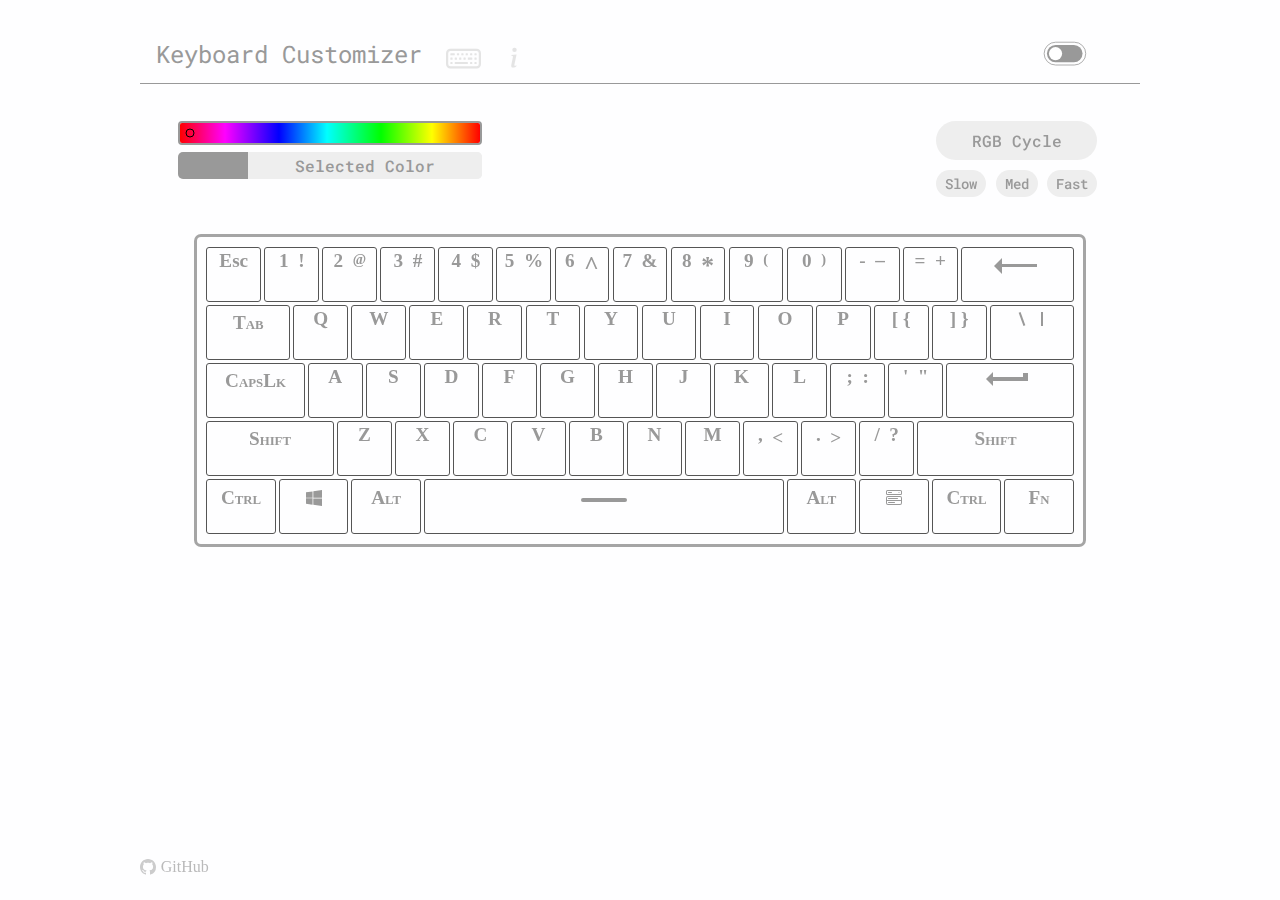
<file: index.html>
<!DOCTYPE html>
<html lang="en">

<head>
    <meta charset="UTF-8">
    <meta http-equiv="X-UA-Compatible" content="IE=edge">
    <meta name="viewport" content="width=device-width, initial-scale=1.0">
    <title>Keyboard Customization</title>
    <link rel="stylesheet" href="styles.css">
    <!-- <link rel="stylesheet" href="https://cdnjs.cloudflare.com/ajax/libs/
    font-awesome/6.0.0/css/all.min.css"
        integrity="sha512-9usAa10IRO0HhonpyAIVpjrylPvoDwiPUiKdWk5t3PyolY1cOd4DSE0Ga+ri4AuTroPR5aQvXU9xC6qOPnzFeg=="
        crossorigin="anonymous" referrerpolicy="no-referrer" /> -->
    <link rel="stylesheet" href="https://cdn.jsdelivr.net/npm/bootstrap-icons@1.3.0/font/bootstrap-icons.css">
    <script type="module" src="script.js" defer></script>
</head>

<body class="flex-grow">
    <header class="container">
        <div class="nav-info">
            <a href="#">
                <div class="logo" data-home>Keyboard Customizer</div>
            </a>
            <nav class="main-nav">
                <ul>
                    <li>
                        <a href="#"><img src="images/keyboard.svg" data-select-kb-btn alt="keyboard select"></a>
                    </li>
                    <li>
                        <a class=data-info-btn href="#"><img src="images/info.svg" data-info-btn alt="about site"></a>
                    </li>
                </ul>
            </nav>
        </div>
        <div class="container toggle-container">
            <input type="checkbox" class="box" id="box">
            <div class="label-container">
                <label for="box" class="label">
                    <i class="fas fa-moon">
                    </i>
                    <i class="fas fa-sun">
                    </i>
                    <div class="ball"></div>
                </label>
            </div>
        </div>
    </header>
    <div class="main-container">
        <div class="container flex">
            <div class="color-customization" data-color-customization>
                <div class="customization-container">
                    <!-- <h2>Color Picker</h2> -->
                    <div class="color-picker-con">
                        <canvas id="color-picker" data-color-picker></canvas>
                        <div class="selected-con">
                            <div class="selected" data-selected-color></div>
                            <div class="color-text">Selected Color</div>
                        </div>
                    </div>
                </div>
                <div class="customization-container">
                    <div class="btn rgb-btn" data-rgb-btn>RGB Cycle</div>
                    <div class="rgb-speed-container" data-rgb-speed-con>
                        <div class="btn sub" data-speed="slow">Slow</div>
                        <div class="btn sub" data-speed="med">Med</div>
                        <div class="btn sub" data-speed="fast">Fast</div>
                    </div>
                </div>
            </div>
        </div>
        <div class="container flex">
            <div class="about-info" data-info>
                <h2 class="title">about</h2>
                <p class="text">Keyboard Custimization is a website created to allow freedom to customize keyboards,
                    presented in a minimalistic layout. Features include theme selection, keyboard layouts, colors, rgb
                    options...etc</p>
                <p class="text-title">keyboard selection</p>
                <p class="text">Users can chooose between different keyboard sizes, the most poplular being 60 Percent
                    and 75 Percent</p>
                <p class="text-title">dark mode</p>
                <p class="text">dark mode can be toggled on and off, (preferrably on :)</p>
                <p class="text-title">command line</p>
                <p class="text">The command line can be opened using the<span>esc</span>key. (Feature coming soon...)
                </p>
                <p class="text-title">rgb customization</p>
                <p class="text">Enable rgb cycle to make your keyboard pop. Choose between slow, medium, and fast
                    speeds.</p>
                <p class="text-title">color customization</p>
                <p class="text"> In addition to the rgb options, the keyboard color can be selected from an
                    all-encompassing list to create a truly unique keyboard!</p>

            </div>
        </div>
        <div class="container flex">
            <!-- 60 PERCENT -->
            <div class="keyboard-container sixty" data-kb-60>
                <div class="keyboard sixty">
                    <div class="row row-1">
                        <div class="key esc dual-fn" data-key="Escape">Esc</div>
                        <div class="key dual-fn one" data-key="Digit1">1<span>!</span></div>
                        <div class="key dual-fn two" data-key="Digit2">2<span>@</span></div>
                        <div class="key dual-fn three" data-key="Digit3">3<span>#</span></div>
                        <div class="key dual-fn four" data-key="Digit4">4<span>$</span></div>
                        <div class="key dual-fn five" data-key="Digit5">5<span>%</span></div>
                        <div class="key dual-fn six" data-key="Digit6">6<span>^</span></div>
                        <div class="key dual-fn sev" data-key="Digit7">7<span>&</span></div>
                        <div class="key dual-fn eight" data-key="Digit8">8<span>*</span></div>
                        <div class="key dual-fn nine" data-key="Digit9">9<span>(</span></div>
                        <div class="key dual-fn zero" data-key="Digit0">0<span>)</span></div>
                        <div class="key dual-fn minus" data-key="Minus">-<span>_</span></div>
                        <div class="key dual-fn equal" data-key="Equal">=<span>+</span></div>
                        <div class="key backspace" data-key="Backspace"></div>
                    </div>
                    <div class="row row-2">
                        <div class="key upper" data-key="Tab">T<span>AB</span></div>
                        <div class="key alphabet" data-key="KeyQ">Q</div>
                        <div class="key alphabet" data-key="KeyW">W</div>
                        <div class="key alphabet" data-key="KeyE">E</div>
                        <div class="key alphabet" data-key="KeyR">R</div>
                        <div class="key alphabet" data-key="KeyT">T</div>
                        <div class="key alphabet" data-key="KeyY">Y</div>
                        <div class="key alphabet" data-key="KeyU">U</div>
                        <div class="key alphabet" data-key="KeyI">I</div>
                        <div class="key alphabet" data-key="KeyO">O</div>
                        <div class="key alphabet" data-key="KeyP">P</div>
                        <div class="key dual-fn" data-key="BracketLeft">[ {</div>
                        <div class="key dual-fn" data-key="BracketRight">] }</div>
                        <div class="key dual-fn backslash" data-key="Backslash"></div>
                    </div>
                    <div class="row row-3">
                        <div class="key upper" data-key="CapsLock">C<span>APS</span>L<span>K</span></div>
                        <div class="key alphabet" data-key="KeyA">A</div>
                        <div class="key alphabet" data-key="KeyS">S</div>
                        <div class="key alphabet" data-key="KeyD">D</div>
                        <div class="key alphabet" data-key="KeyF">F</div>
                        <div class="key alphabet" data-key="KeyG">G</div>
                        <div class="key alphabet" data-key="KeyH">H</div>
                        <div class="key alphabet" data-key="KeyJ">J</div>
                        <div class="key alphabet" data-key="KeyK">K</div>
                        <div class="key alphabet" data-key="KeyL">L</div>
                        <div class="key dual-fn semi" data-key="Semicolon">;<span>:</span></div>
                        <div class="key dual-fn quote" data-key="Quote">'<span>"</span></div>
                        <div class="key enter" data-key="Enter">
                            <div> </div>
                        </div>
                    </div>
                    <div class="row row-4">
                        <div class="key upper" data-key="ShiftLeft">S<span>HIFT</span></div>
                        <div class="key alphabet" data-key="KeyZ">Z</div>
                        <div class="key alphabet" data-key="KeyX">X</div>
                        <div class="key alphabet" data-key="KeyC">C</div>
                        <div class="key alphabet" data-key="KeyV">V</div>
                        <div class="key alphabet" data-key="KeyB">B</div>
                        <div class="key alphabet" data-key="KeyN">N</div>
                        <div class="key alphabet" data-key="KeyM">M</div>
                        <div class="key dual-fn comma" data-key="Comma">,<span>&#60;</span></div>
                        <div class="key dual-fn per" data-key="Period">.<span> &#62;</span></div>
                        <div class="key dual-fn slash" data-key="Slash">/<span>?</span></div>
                        <div class="key upper" data-key="ShiftRight">S<span>HIFT</span></div>
                    </div>
                    <div class="row row-5">
                        <div class="key upper" data-key="ControlLeft">C<span>TRL</span></div>
                        <div class="key windows" data-key="MetaLeft"><img src="images/windows.svg" alt=""></div>
                        <div class="key upper" data-key="AltLeft">A<span>LT</span></div>
                        <div class="key space-key" data-key="Space">
                            <div class="space-content"></div>
                        </div>
                        <div class="key upper" data-key="AltRight">A<span>LT</span></div>
                        <div class="key windows"><img src="images/menu-button-wide.svg" alt=""></div>
                        <div class="key upper">C<span>TRL</span></div>
                        <div class="key upper">F<span>N</span></div>
                    </div>
                </div>
            </div>
        </div>
        <!-- E-element -->
        <div class="container flex">
            <div class="keyboard-container" data-kb-75>
                <div class="keyboard">
                    <div class="row fn-row">
                        <div class="key esc" data-key="Escape">E<span>SC</span></div>
                        <div></div>
                        <div class="key fn" data-key="F1">F1</div>
                        <div class="key fn" data-key="F2">F2</div>
                        <div class="key fn" data-key="F3">F3</div>
                        <div class="key fn" data-key="F4">F4</div>
                        <div></div>
                        <div class="key fn" data-key="F5">F5</div>
                        <div class="key fn" data-key="F6">F6</div>
                        <div class="key fn" data-key="F7">F7</div>
                        <div class="key fn" data-key="F8">F8</div>
                        <div></div>
                        <div class="key fn" data-key="F9">F9</div>
                        <div class="key fn" data-key="F10">F10</div>
                        <div class="key fn" data-key="F11">F11</div>
                        <div class="key fn" data-key="F12">F12</div>
                        <div class="key del" data-key="Delete">D<span>EL</span></div>
                    </div>
                    <div class="row row-1">
                        <div class="key backquote dual-fn" data-key="Backquote">` <span>~</span></div>
                        <div class="key dual-fn one" data-key="Digit1">1<span>!</span></div>
                        <div class="key dual-fn two" data-key="Digit2">2<span>@</span></div>
                        <div class="key dual-fn three" data-key="Digit3">3<span>#</span></div>
                        <div class="key dual-fn four" data-key="Digit4">4<span>$</span></div>
                        <div class="key dual-fn five" data-key="Digit5">5<span>%</span></div>
                        <div class="key dual-fn six" data-key="Digit6">6<span>^</span></div>
                        <div class="key dual-fn sev" data-key="Digit7">7<span>&</span></div>
                        <div class="key dual-fn eight" data-key="Digit8">8<span>*</span></div>
                        <div class="key dual-fn nine" data-key="Digit9">9<span>(</span></div>
                        <div class="key dual-fn zero" data-key="Digit0">0<span>)</span></div>
                        <div class="key dual-fn minus" data-key="Minus">-<span>_</span></div>
                        <div class="key dual-fn equal" data-key="Equal">=<span>+</span></div>
                        <div class="key backspace" data-key="Backspace"></div>
                        <div class="key home upper" data-key="Home">H<span>OME</span></div>
                    </div>
                    <div class="row row-2">
                        <div class="key upper" data-key="Tab">T<span>AB</span></div>
                        <div class="key alphabet" data-key="KeyQ">Q</div>
                        <div class="key alphabet" data-key="KeyW">W</div>
                        <div class="key alphabet" data-key="KeyE">E</div>
                        <div class="key alphabet" data-key="KeyR">R</div>
                        <div class="key alphabet" data-key="KeyT">T</div>
                        <div class="key alphabet" data-key="KeyY">Y</div>
                        <div class="key alphabet" data-key="KeyU">U</div>
                        <div class="key alphabet" data-key="KeyI">I</div>
                        <div class="key alphabet" data-key="KeyO">O</div>
                        <div class="key alphabet" data-key="KeyP">P</div>
                        <div class="key dual-fn" data-key="BracketLeft">[ {</div>
                        <div class="key dual-fn" data-key="BracketRight">] }</div>
                        <div class="key dual-fn backslash" data-key="Backslash"></div>
                        <div class="key end upper" data-key="End">E<span>ND</span></div>
                    </div>
                    <div class="row row-3">
                        <div class="key upper" data-key="CapsLock">C<span>APS</span>L<span>K</span></div>
                        <div class="key alphabet" data-key="KeyA">A</div>
                        <div class="key alphabet" data-key="KeyS">S</div>
                        <div class="key alphabet" data-key="KeyD">D</div>
                        <div class="key alphabet" data-key="KeyF">F</div>
                        <div class="key alphabet" data-key="KeyG">G</div>
                        <div class="key alphabet" data-key="KeyH">H</div>
                        <div class="key alphabet" data-key="KeyJ">J</div>
                        <div class="key alphabet" data-key="KeyK">K</div>
                        <div class="key alphabet" data-key="KeyL">L</div>
                        <div class="key dual-fn semi" data-key="Semicolon">;<span>:</span></div>
                        <div class="key dual-fn quote" data-key="Quote">'<span>"</span></div>
                        <div class="key enter" data-key="Enter">
                            <div> </div>
                        </div>
                        <div class="key pgup upper" data-key="PageUp">P<span>G</span>U<span>P</span></div>
                    </div>
                    <div class="row row-4">
                        <div class="key upper" data-key="ShiftLeft">S<span>HIFT</span></div>
                        <div class="key alphabet" data-key="KeyZ">Z</div>
                        <div class="key alphabet" data-key="KeyX">X</div>
                        <div class="key alphabet" data-key="KeyC">C</div>
                        <div class="key alphabet" data-key="KeyV">V</div>
                        <div class="key alphabet" data-key="KeyB">B</div>
                        <div class="key alphabet" data-key="KeyN">N</div>
                        <div class="key alphabet" data-key="KeyM">M</div>
                        <div class="key dual-fn comma" data-key="Comma">,<span>&#60;</span></div>
                        <div class="key dual-fn per" data-key="Period">.<span> &#62;</span></div>
                        <div class="key dual-fn slash" data-key="Slash">/<span>?</span></div>
                        <div class="key upper" data-key="ShiftRight">S<span>HIFT</span></div>
                        <div class="key arrow-up" data-key="ArrowUp"></div>
                        <div class="key pgdn upper" data-key="PageDown">P<span>G</span>D<span>N</span></div>
                    </div>
                    <div class="row row-5">
                        <div class="key upper" data-key="ControlLeft">C<span>TRL</span></div>
                        <div class="key windows" data-key="MetaLeft"><img src="images/windows.svg" alt=""></div>
                        <div class="key upper" data-key="AltLeft">A<span>LT</span></div>
                        <div class="key space-key" data-key="Space">
                            <div class="space-content"></div>
                        </div>
                        <div class="key upper" data-key="AltRight">A<span>LT</span></div>
                        <div class="key upper" data-key="">F<span>N</span></div>
                        <div></div>
                        <div class="key arrow-left" data-key="ArrowLeft"></div>
                        <div class="key arrow-down" data-key="ArrowDown"></div>
                        <div class="key arrow-right" data-key="ArrowRight"></div>
                    </div>
                </div>
            </div>
        </div>
    </div>
    <footer class="container">
        <ul>
            <li><a href="https://github.com/travera1/keyboard_app" target="_blank"><img src="images/github.svg" alt="github">GitHub</a>
            </li>
        </ul>
    </footer>
    <div class="modal-con modal-sel-kb-con" data-modal-sel-kb-con>
        <div class="modal modal-sel-kb">
            <header class="modal-header">
                <h2 class="modal-title">Select Keyboard</h2>
            </header>
            <div class="modal-content">
                <!-- 60 PERCENT -->
                <div class="keyboard-container sixty active" data-select-60>
                    <div class="keyboard sixty" data-keyboard>
                        <div class="row row-1">
                            <div class="key esc dual-fn" data-key="Escape">` <span>~</span></div>
                            <div class="key dual-fn one" data-key="Digit1">1<span>!</span></div>
                            <div class="key dual-fn two" data-key="Digit2">2<span>@</span></div>
                            <div class="key dual-fn three" data-key="Digit3">3<span>#</span></div>
                            <div class="key dual-fn four" data-key="Digit4">4<span>$</span></div>
                            <div class="key dual-fn five" data-key="Digit5">5<span>%</span></div>
                            <div class="key dual-fn six" data-key="Digit6">6<span>^</span></div>
                            <div class="key dual-fn sev" data-key="Digit7">7<span>&</span></div>
                            <div class="key dual-fn eight" data-key="Digit8">8<span>*</span></div>
                            <div class="key dual-fn nine" data-key="Digit9">9<span>(</span></div>
                            <div class="key dual-fn zero" data-key="Digit0">0<span>)</span></div>
                            <div class="key dual-fn minus" data-key="Minus">-<span>_</span></div>
                            <div class="key dual-fn equal" data-key="Equal">=<span>+</span></div>
                            <div class="key backspace" data-key="Backspace"></div>
                        </div>
                        <div class="row row-2">
                            <div class="key upper" data-key="Tab">T<span>AB</span></div>
                            <div class="key alphabet" data-key="KeyQ">Q</div>
                            <div class="key alphabet" data-key="KeyW">W</div>
                            <div class="key alphabet" data-key="KeyE">E</div>
                            <div class="key alphabet" data-key="KeyR">R</div>
                            <div class="key alphabet" data-key="KeyT">T</div>
                            <div class="key alphabet" data-key="KeyY">Y</div>
                            <div class="key alphabet" data-key="KeyU">U</div>
                            <div class="key alphabet" data-key="KeyI">I</div>
                            <div class="key alphabet" data-key="KeyO">O</div>
                            <div class="key alphabet" data-key="KeyP">P</div>
                            <div class="key dual-fn" data-key="BracketLeft">[ {</div>
                            <div class="key dual-fn" data-key="BracketRight">] }</div>
                            <div class="key dual-fn backslash" data-key="Backslash"></div>
                        </div>
                        <div class="row row-3">
                            <div class="key upper" data-key="CapsLock">C<span>APS</span>L<span>K</span></div>
                            <div class="key alphabet" data-key="KeyA">A</div>
                            <div class="key alphabet" data-key="KeyS">S</div>
                            <div class="key alphabet" data-key="KeyD">D</div>
                            <div class="key alphabet" data-key="KeyF">F</div>
                            <div class="key alphabet" data-key="KeyG">G</div>
                            <div class="key alphabet" data-key="KeyH">H</div>
                            <div class="key alphabet" data-key="KeyJ">J</div>
                            <div class="key alphabet" data-key="KeyK">K</div>
                            <div class="key alphabet" data-key="KeyL">L</div>
                            <div class="key dual-fn semi" data-key="Semicolon">;<span>:</span></div>
                            <div class="key dual-fn quote" data-key="Quote">'<span>"</span></div>
                            <div class="key enter" data-key="Enter">
                                <div> </div>
                            </div>
                        </div>
                        <div class="row row-4">
                            <div class="key upper" data-key="ShiftLeft">S<span>HIFT</span></div>
                            <div class="key alphabet" data-key="KeyZ">Z</div>
                            <div class="key alphabet" data-key="KeyX">X</div>
                            <div class="key alphabet" data-key="KeyC">C</div>
                            <div class="key alphabet" data-key="KeyV">V</div>
                            <div class="key alphabet" data-key="KeyB">B</div>
                            <div class="key alphabet" data-key="KeyN">N</div>
                            <div class="key alphabet" data-key="KeyM">M</div>
                            <div class="key dual-fn comma" data-key="Comma">,<span>&#60;</span></div>
                            <div class="key dual-fn per" data-key="Period">.<span> &#62;</span></div>
                            <div class="key dual-fn slash" data-key="Slash">/<span>?</span></div>
                            <div class="key upper" data-key="ShiftRight">S<span>HIFT</span></div>
                        </div>
                        <div class="row row-5">
                            <div class="key upper" data-key="ControlLeft">C<span>TRL</span></div>
                            <div class="key windows" data-key="MetaLeft"><img src="images/windows.svg" alt=""></div>
                            <div class="key upper" data-key="AltLeft">A<span>LT</span></div>
                            <div class="key space-key" data-key="Space">
                                <div class="space-content"></div>
                            </div>
                            <div class="key upper" data-key="AltRight">A<span>LT</span></div>
                            <div class="key upper">M<span>ENU</span></div>
                            <div class="key upper">C<span>TRL</span></div>
                            <div class="key upper">F<span>N</span></div>
                        </div>
                    </div>
                </div>
                <!-- 75 PERCENT -->
                <div class="keyboard-container active" data-select-75>
                    <div class="keyboard" data-keyboard>
                        <div class="row fn-row">
                            <div class="key esc" data-key="Escape">E<span>SC</span></div>
                            <div></div>
                            <div class="key fn" data-key="F1">F1</div>
                            <div class="key fn" data-key="F2">F2</div>
                            <div class="key fn" data-key="F3">F3</div>
                            <div class="key fn" data-key="F4">F4</div>
                            <div></div>
                            <div class="key fn" data-key="F5">F5</div>
                            <div class="key fn" data-key="F6">F6</div>
                            <div class="key fn" data-key="F7">F7</div>
                            <div class="key fn" data-key="F8">F8</div>
                            <div></div>
                            <div class="key fn" data-key="F9">F9</div>
                            <div class="key fn" data-key="F10">F10</div>
                            <div class="key fn" data-key="F11">F11</div>
                            <div class="key fn" data-key="F12">F12</div>
                            <div class="key del" data-key="Delete">D<span>EL</span></div>
                        </div>
                        <div class="row row-1">
                            <div class="key backquote dual-fn" data-key="Backquote">` <span>~</span></div>
                            <div class="key dual-fn one" data-key="Digit1">1<span>!</span></div>
                            <div class="key dual-fn two" data-key="Digit2">2<span>@</span></div>
                            <div class="key dual-fn three" data-key="Digit3">3<span>#</span></div>
                            <div class="key dual-fn four" data-key="Digit4">4<span>$</span></div>
                            <div class="key dual-fn five" data-key="Digit5">5<span>%</span></div>
                            <div class="key dual-fn six" data-key="Digit6">6<span>^</span></div>
                            <div class="key dual-fn sev" data-key="Digit7">7<span>&</span></div>
                            <div class="key dual-fn eight" data-key="Digit8">8<span>*</span></div>
                            <div class="key dual-fn nine" data-key="Digit9">9<span>(</span></div>
                            <div class="key dual-fn zero" data-key="Digit0">0<span>)</span></div>
                            <div class="key dual-fn minus" data-key="Minus">-<span>_</span></div>
                            <div class="key dual-fn equal" data-key="Equal">=<span>+</span></div>
                            <div class="key backspace" data-key="Backspace"></div>
                            <div class="key home upper" data-key="Home">H<span>OME</span></div>
                        </div>
                        <div class="row row-2">
                            <div class="key upper" data-key="Tab">T<span>AB</span></div>
                            <div class="key alphabet" data-key="KeyQ">Q</div>
                            <div class="key alphabet" data-key="KeyW">W</div>
                            <div class="key alphabet" data-key="KeyE">E</div>
                            <div class="key alphabet" data-key="KeyR">R</div>
                            <div class="key alphabet" data-key="KeyT">T</div>
                            <div class="key alphabet" data-key="KeyY">Y</div>
                            <div class="key alphabet" data-key="KeyU">U</div>
                            <div class="key alphabet" data-key="KeyI">I</div>
                            <div class="key alphabet" data-key="KeyO">O</div>
                            <div class="key alphabet" data-key="KeyP">P</div>
                            <div class="key dual-fn" data-key="BracketLeft">[ {</div>
                            <div class="key dual-fn" data-key="BracketRight">] }</div>
                            <div class="key dual-fn backslash" data-key="Backslash"></div>
                            <div class="key end upper" data-key="End">E<span>ND</span></div>
                        </div>
                        <div class="row row-3">
                            <div class="key upper" data-key="CapsLock">C<span>APS</span>L<span>K</span></div>
                            <div class="key alphabet" data-key="KeyA">A</div>
                            <div class="key alphabet" data-key="KeyS">S</div>
                            <div class="key alphabet" data-key="KeyD">D</div>
                            <div class="key alphabet" data-key="KeyF">F</div>
                            <div class="key alphabet" data-key="KeyG">G</div>
                            <div class="key alphabet" data-key="KeyH">H</div>
                            <div class="key alphabet" data-key="KeyJ">J</div>
                            <div class="key alphabet" data-key="KeyK">K</div>
                            <div class="key alphabet" data-key="KeyL">L</div>
                            <div class="key dual-fn semi" data-key="Semicolon">;<span>:</span></div>
                            <div class="key dual-fn quote" data-key="Quote">'<span>"</span></div>
                            <div class="key enter" data-key="Enter">
                                <div> </div>
                            </div>
                            <div class="key pgup upper" data-key="PageUp">P<span>G</span>U<span>P</span></div>
                        </div>
                        <div class="row row-4">
                            <div class="key upper" data-key="ShiftLeft">S<span>HIFT</span></div>
                            <div class="key alphabet" data-key="KeyZ">Z</div>
                            <div class="key alphabet" data-key="KeyX">X</div>
                            <div class="key alphabet" data-key="KeyC">C</div>
                            <div class="key alphabet" data-key="KeyV">V</div>
                            <div class="key alphabet" data-key="KeyB">B</div>
                            <div class="key alphabet" data-key="KeyN">N</div>
                            <div class="key alphabet" data-key="KeyM">M</div>
                            <div class="key dual-fn comma" data-key="Comma">,<span>&#60;</span></div>
                            <div class="key dual-fn per" data-key="Period">.<span> &#62;</span></div>
                            <div class="key dual-fn slash" data-key="Slash">/<span>?</span></div>
                            <div class="key upper" data-key="ShiftRight">S<span>HIFT</span></div>
                            <div class="key arrow-up" data-key="ArrowUp"></div>
                            <div class="key pgdn upper" data-key="PageDown">P<span>G</span>D<span>N</span></div>
                        </div>
                        <div class="row row-5">
                            <div class="key upper" data-key="ControlLeft">C<span>TRL</span></div>
                            <div class="key windows" data-key="MetaLeft"><img src="images/windows.svg" alt=""></div>
                            <div class="key upper" data-key="AltLeft">A<span>LT</span></div>
                            <div class="key space-key" data-key="Space">
                                <div class="space-content"></div>
                            </div>
                            <div class="key upper" data-key="AltRight">A<span>LT</span></div>
                            <div class="key upper" data-key="">F<span>N</span></div>
                            <div></div>
                            <div class="key arrow-left" data-key="ArrowLeft"></div>
                            <div class="key arrow-down" data-key="ArrowDown"></div>
                            <div class="key arrow-right" data-key="ArrowRight"></div>
                        </div>
                    </div>
                </div>
            </div>
        </div>
    </div>

</body>

</html>
</file>
<file: styles.css>
@import url('https://fonts.googleapis.com/css2?family=Roboto+Mono:wght@100;200;300;400;600;700&display=swap');

*, *::before, *::after {
    box-sizing: border-box;
}

body {
    --accent: #999;
    --primary: #fefeff;
    --secondary: #eee;

    margin: 0 auto;
    padding: 0 2rem;
    height: 100vh;
    color: var(--accent);
    background-color: var(--primary);
    transition: background .2s linear;
}

body.dark {
    --primary: #222;
    color: var(--accent);
    --secondary: #111;
}

header {
    display: flex;
    padding: 0 1rem;
    margin-top: 1.5rem;
    align-items: center;
    justify-content: space-between;
    width: 100%;
    border-bottom: 1px solid var(--accent);
}

.logo{
    font-size: 1.5rem;
    font-family: 'Roboto Mono', monospace;
    padding-right: 1rem;
}

ul {
    display: flex;
    list-style: none;
    padding: 0;
    margin: 0;
}
a {
    text-decoration: none;
    text-align: center;
    color: var(--accent);
}
ul a {
    padding: 0;
    color: #777;
    display: flex;
    align-items: center;
    font-weight: 200;
    opacity: .5;
    transition: all .2s linear;
}

 .color-customization-btn img {
    transform: scale(.65);
 }

ul a:hover {
    opacity: 1;
}

footer ul a img {
    padding-right: .3rem;
}

.nav-info {
    display: flex;
    justify-content: space-between;
    align-items: center;
}

.main-nav img {
    width: 35px;
    margin-top: .5rem;
    opacity: .5;
    transition: all .15s linear;
}

.main-nav img:hover {
    opacity: 1;
}

.main-nav a {
    padding: .5rem;
}


.toggle-container {
    display: flex;
    justify-content: flex-end;
    align-items: center;
    margin: 0;
    transform: scale(.4);

}

.label-container {
    border: 2px solid #999;
    border-radius: 40px;
    padding: .4rem;
}

.box {
    opacity: 0;
}

.ball {
    z-index: 2;
    border-radius: 50px;
    width: 33px;
    height: 33px;
    background-color: white;
    transition: transform .2s ease-in-out;
}

/* .box:checked + .label .ball {
    transform: translate(48px);
} */

.label {
    position: relative;
    font-size: 1.6rem;
    display: flex;
    align-items: center;
    width: 89px;
    border-radius: 26px;
    padding: .3rem;
    z-index: 1;
    background-color: var(--accent);
    cursor: pointer;    
}

.dark .label {
    background-color: var(--secondary);
}

.fas.fa-moon {
    position: absolute;
    left: 10px;
    color: yellow;
}
.fas.fa-sun {
    position: absolute;
    right: 10px;
    color: orange;
}

.container {
    max-width: 1000px;
    
}
.main-container{
    margin: 0;
    flex-grow: 1;
}
.flex-grow {
    display: flex;
    flex-direction: column;
    align-items: center;
}
.flex {
    display: flex;
    justify-content: center;
    align-items: center;
}

.keyboard-container {
    border: 3px solid rgb(165, 165, 165);
    border-radius: 7px;
    margin: 1rem;
    margin-top: 2rem;
    display: none;
}

.keyboard-container.active {
    display: block;
}

.keyboard {
    padding: 8px;
    display: grid;
    /* border: 6px solid var(--primary);
    border-radius: 7px; */
}
.row {
    display: flex;
}
.fn-row {
    display: grid;
    grid-template-columns: 4fr 4fr repeat(4, 4fr) 2fr repeat(4, 4fr) 2fr repeat(5, 4fr);
    margin-bottom: .4rem;
}
.row-1 {
    display: grid;
    grid-template-columns: repeat(13, 4fr) 8fr 4fr;
}
.row-2 {
    display: grid;
    grid-template-columns:6fr repeat(12, 4fr) 6fr 4fr;
}
.row-3 {
    display: grid;
    grid-template-columns: 7fr repeat(11, 4fr) 9fr 4fr;
}
.row-4 {
    display: grid;
    grid-template-columns: 9fr repeat(10, 4fr) 7fr 4fr 4fr;
}
.row-5                                               {
    display: grid;
    grid-template-columns: repeat(3, 5fr) 25fr 5fr 5fr 2fr repeat(3, 4fr)
    /* grid-template-columns: repeat(3, 4.5fr) 20fr repeat(2, 4.5fr); */
}

.sixty > .row-1 {
    display: grid;
    grid-template-columns: repeat(13, 4fr) 8fr;
}
.sixty > .row-2 {
    display: grid;
    grid-template-columns:6fr repeat(12, 4fr) 6fr;
}
.sixty > .row-3 {
    display: grid;
    grid-template-columns: 7fr repeat(11, 4fr) 9fr;
}
.sixty > .row-4 {
    display: grid;
    grid-template-columns: 9fr repeat(10, 4fr) 11fr;
}
.sixty > .row-5                                               {
    display: grid;
    grid-template-columns: repeat(3, 5fr) 25fr repeat(4, 5fr);
}
.key {
    height: 56px;
    border: 1px solid var(--secondary);
    border-color: #555;
    border-radius: 3px;
    padding: .4rem;
    text-align: center;
    margin: .1rem;
    background: var(--primary);
    font-weight: bold;
    font-size: .7rem;
    display: flex;
    justify-content: center;
    user-select: none;
    transition: background .2s linear;
}

.sixty .key {
    height: 55px;
    padding-left: .85rem;
    padding-right: .85rem;
}
.dark .key {
    background: var(--primary);
    border-color: #fff;
}

.key.alphabet, .key.fn {
    padding: 2px .05rem;
    font-weight: 800;
    font-size: 1.2rem;
}

.key.upper {
    font-weight: 800;
    font-size: 1.2rem;
}
/* crucial  */
.key.home, .key.pgdn, .key.pgup, .key.end {
    font-size: .8rem;
}

.key.esc > span, .key.del > span, .upper span {
    font-size: .8rem;
    padding-top: 6px;
}

.home > span, .pgdn > span, .pgup > span, .end > span {
    font-size: .8rem;
    /* padding-top: .1rem; */
    padding-top: 0rem;
}


.key.esc, .key.del {
    padding: 2px .05rem;
    font-weight: 700;
    font-size: 1.2rem;
}

.key.dual-fn {
    padding:  2px 0;
    font-size: 1.2rem;
    font-weight: bold;
    align-items: flex-start;
}

.one > span, .two > span, .three > span, .four > span, .five > span, .six > span, 
.sev > span, .eight > span, .nine > span,.zero > span, .minus > span, .equal > span,
.semi > span, .quote > span, .comma > span, .per > span, .slash > span {
    padding-left: .6rem;
}

.two span, .nine span, .zero span {
    font-size: .9rem;
    padding-top: .1rem;
    font-weight: 800;
}

.six span, .eight span {
    margin-top: .1rem;
    font-size: 1.6rem;
}

.comma span, .per span {
    font-size: 1.2rem;
    margin-top: .2rem;
}

.minus span {
    margin-top: -.5rem;
    padding-top: .1rem;
}

.key.backslash {
    position: relative;
}

.key.backslash::before{
    content: '';
    position: absolute;
    background-color: var(--accent);
    width: 2px;
    height: 14px;
    top: 6px;
    left: 50px;
}

.key.backslash::after{
    content: '';
    position: absolute;
    background-color: var(--accent);
    width: 2px;
    height: 14px;
    top: 6px;
    left: 30px;
    transform: rotate(-20deg);
}

.key.backslash span{
    font-size: .9rem;
    padding-top: .1rem;
    padding-left: 1rem;
}

.key.backquote{
    font-size: 1.7rem;
}

.key.backquote span{
    margin-top: -.5rem;
    padding-left: 12px;
}

.key.active {
    opacity: .6;
}

.dark .key.active {
    opacity: .9;
}

.space-key {
    align-items: top;
}
.space-key .space-content {
    width: 14%;
    height: 1px;
    border-top: 4px solid var(--accent);
    border-radius: 10px;
    margin-top: .7rem;
    
}

.key.backspace {
    position: relative;
}

.backspace::before {
    content: '';
    position: absolute;
    top: 10px;
    left: 24px;
    height: 7px;
    width: 7px;
 
    border-top: 8px solid transparent;
    border-left: 8px solid transparent;
    border-right: 8px solid var(--accent);;
    border-bottom: 8px solid transparent;
}

.backspace::after {
    content: '';
    position: absolute;
    top: 16px;
    left: 40px;
    height:3px;
    width: 35px;
    background-color: var(--accent);

}

.key.windows img {
    height: 1rem;
    margin-top: .2rem;
}

.key.arrow-up, .key.arrow-down, .key.arrow-right, .key.arrow-left {
    position: relative;
}

.key.arrow-up::before {
    content: '';
    position: absolute;
    top: 0px;
    left: 6px;
    border-bottom: 7px solid var(--accent);
    border-top: 7px solid transparent;
    border-left: 7px solid transparent;
    border-right: 7px solid transparent;
}
.key.arrow-up::after {
    content: '';
    position: absolute;
    top: 14px;
    left: 11px;
    width: 4px;
    height: 7px;
    background-color: var(--accent);
}

.key.arrow-down::before {
    content: '';
    position: absolute;
    top: 13px;
    left: 6px;
    border-bottom: 7px solid transparent;
    border-top: 7px solid var(--accent);
    border-left: 7px solid transparent;
    border-right: 7px solid transparent;
}
.key.arrow-down::after {
    content: '';
    position: absolute;
    top: 6px;
    left: 11px;
    width: 4px;
    height: 7px;
    background-color: var(--accent);
}

.key.arrow-left::before {
    content: '';
    position: absolute;
    top: 6px;
    left: 0px;
    border-bottom: 7px solid transparent;
    border-top: 7px solid transparent;
    border-left: 7px solid transparent;
    border-right: 7px solid var(--accent);
}
.key.arrow-left::after {
    content: '';
    position: absolute;
    top: 11px;
    left: 13px;
    width: 7px;
    height: 4px;
    background-color: var(--accent);
}
.key.arrow-right::before {
    content: '';
    position: absolute;
    top: 6px;
    left: 13px;
    border-bottom: 7px solid transparent;
    border-top: 7px solid transparent;
    border-left: 7px solid var(--accent);;
    border-right: 7px solid transparent;
}
.key.arrow-right::after {
    content: '';
    position: absolute;
    top: 11px;
    left: 7px;
    width: 7px;
    height: 4px;
    background-color: var(--accent);
}

.key.enter {
    position: relative;
}
.key.enter div {
    position: absolute;
    top: 9px;
    right: 45px;
    width: 5px;
    height: 5px;
    background-color: var(--accent);

}
.key.enter::before {
    content: '';
    position: absolute;
    top: 8px;
    right: 80px;
    border-bottom: 7px solid transparent;
    border-top: 7px solid transparent;
    border-left: 7px solid transparent;
    border-right: 7px solid var(--accent);


}
.key.enter::after {
    content: '';
    position: absolute;
    height: 4px;
    width: 35px;
    top: 13px;
    right: 45px;
    background-color: var(--accent);

}

.about-info {
    font-weight: 400;
    display: none;
    font-family: 'Roboto Mono', monospace;
    padding: 1rem 0;
    font-size: 1.2rem;
}

.about-info.active {
    display: block;
}

.title {
    color: var(--accent);
    opacity: .5;
    font-weight: 400;
}
.text-title {
    color: var(--accent);
    opacity: .5;
    margin-bottom: 0;
}
.text {
    margin-top: 0;
    color: var(--accent)
}

.text span {
    padding: 2px 6px 0;
    margin: 0 5px;
    border-radius: 5px;
    background-color: var(--secondary);
    font-size: .8rem;
    margin: 0 10px;
}

footer {
    margin: 1rem 0 1.5rem;
    padding: 0;
    width: 100%;
}

.modal-con{
    position: fixed;
    top: 0;
    right: 0;
    bottom: 0;
    left: 0;
    z-index: 10;
    background-color: var(--secondary);
    overflow: hidden;
    display: none;

}

.modal-con.active {
    display: block;
}

.modal {
    width: 84%;
    height: 90%;
    position: fixed;
    top: 5%;
    right: 8%;
    background: var(--primary);
    border-radius: 15px;
    z-index: 11;
    overflow-y: scroll;
    overflow: -moz-scrollbars-none;
    -ms-overflow-style: none
}
.modal::-webkit-scrollbar { width: 0 ! important }

.modal header > h2{
    text-align: center;
    width: 100%;
}
.modal-content {
    display: flex;
    justify-content: center;
    align-items: center;
    flex-wrap: wrap;
}

.modal-content .keyboard-container {
    transform: scale(.5);
    height: min-content;
    flex: 0 0 auto;
    display: inline-block;
    margin: 0;
    transition: all 30ms linear;
    top: 3px;
} 

.modal-content .keyboard-container:hover {
    transform: scale(.55);
}

@media screen and (max-width: 600px) {
    .modal-content .keyboard-container {
        transform: scale(.32)
    }
    .modal-content .keyboard-container:hover {
        transform: scale(.34);
    }
}

.color-customization {
    display: none;
    justify-content: space-between;
    width: 100%;
}
.color-customization.active {
    display: flex;
}
.customization-container {
    display: flex;
    flex-direction: column;
    margin-top: 2rem;
}
.customization-container:not(:last-of-type){
    margin-right: 2rem;
}
.rgb-speed-container {
    display: flex;
    
}
.btn {
    text-align: center;
    font-family: 'Roboto Mono';
    padding: .5rem 2rem;
    margin: .3rem .3rem;
    font-weight: 500;
    border-radius: 30px;
    border: 1px solid transparent;
    cursor: pointer;
    background-color: var(--secondary);
    transition: all .2s linear;
    user-select: none;
}

.btn.sub {
    padding-top: .2rem;
    padding-bottom: .2rem;
    padding: .2rem .5rem;
    font-size: .9rem;
}

.btn:hover, .rgb-btn:focus {
    /* background-color: var(--accent);
    color: #111; */
    border-color: var(--accent);
}

.rgb-btn.on, .key.on {
    animation-name: rgb-cycle;
    animation-iteration-count: infinite;
    animation-duration: 10s;
    animation-timing-function: linear;
}

.rgb-fast {
    animation-duration: 4s !important;
    /* background-color: pink; */
}
.rgb-med {
    animation-duration: 10s !important;
    /* background-color: yellow; */
}
.rgb-slow {
    animation-duration: 20s !important;
    /* background-color: lightblue; */
}

@keyframes rgb-cycle {
    0% {
        border-color: red;
        color: red;
    }
    14% {
        border-color: rgb(219, 28, 203);
        color: rgb(219, 28, 203);
    }
    28% {
        border-color: rgb(119, 19, 177);
        color: rgb(119, 19, 177);
    }
    43% {
        border-color: rgb(0, 68, 255);
        color: rgb(0, 68, 255);
    }
    57% {
        border-color: cyan;
        color: cyan;
    }
    71% {
        border-color: rgb(17, 212, 17);
        color: rgb(17, 212, 17);
    }
    86% {
        border-color: rgb(255, 196, 0);
        color: rgb(255, 196, 0);
    }
    100% {
        border-color: rgb(255, 17, 0);
        color: rgb(255, 17, 0);
    }
}

@keyframes rgb-background-cycle {
    0% {
        
        background-color: red;
    }
    14% {
        background-color: rgb(219, 28, 203);
    }
    28% {
        background-color: rgb(119, 19, 177);
    }
    43% {
        background-color: rgb(15, 63, 196);
    }
    57% {
        background-color: cyan;
    }
    71% {
        background-color: rgb(17, 212, 17);
    }
    86% {
        background-color: rgb(255, 196, 0);
    }
    100% {
        background-color: rgb(255, 17, 0);
    }
}

/* color picker */
.color-picker-con {
    display: flex;
    flex-direction: column;
    justify-content: center;
  
}
.selected-con {
    display: flex;
    align-items: center;
    background-color: var(--secondary);
    border-radius: 5px;
    overflow: hidden;
    margin-top: .4rem;
}
.color-text {
    text-align: center;
    font-family: 'Roboto Mono';
    padding: .2rem 0;
    width: 100%;
    text-align: center;
    font-weight: 500;    
    background-color: var(--secondary);
}
.selected {
    text-align: center;
    font-family: 'Roboto Mono';
    height: 100%;
    width: 30%;
    font-weight: 500;
    background-color: var(--accent);
    /* transition: all .1s linear; */
    user-select: none;
}

#color-picker {
    margin-top: .3rem;
    border: 2px solid var(--accent);
    border-radius: 4px;
    cursor: pointer;
}

.color-info {
    width: 12em;
    display: flex;
    margin-left: 4em;
    justify-content: space-between;
}
</file>
